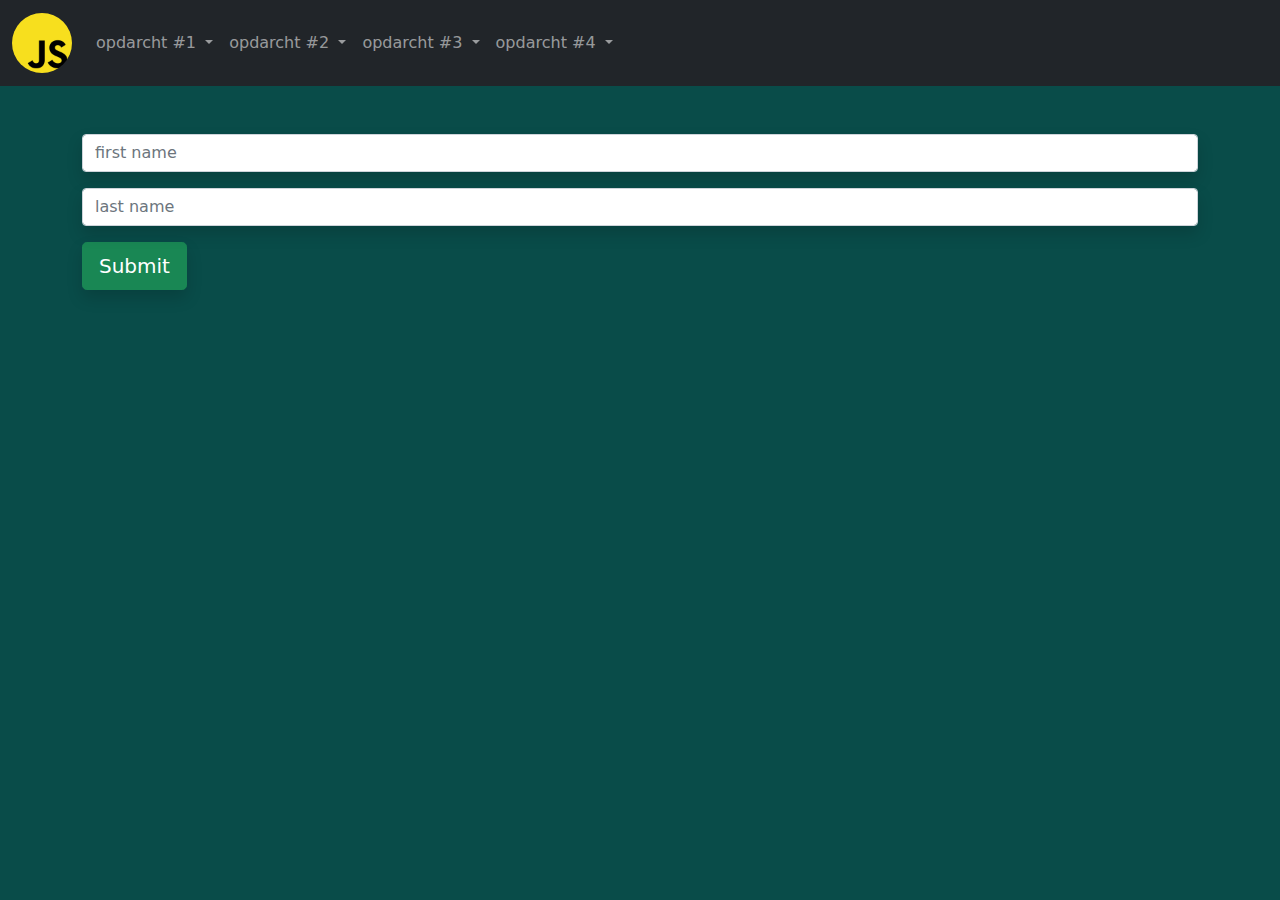
<file: webiste/opdracht1e.html>
<!DOCTYPE html>
<html lang="en">

<head>
    <meta charset="UTF-8">
    <meta http-equiv="X-UA-Compatible" content="IE=edge">
    <meta name="viewport" content="width=device-width, initial-scale=1.0">
    <link rel="stylesheet" href="https://cdn.jsdelivr.net/npm/bootstrap-icons@1.8.1/font/bootstrap-icons.css">
    <link rel="stylesheet" href="css/style.css">
    <link rel="stylesheet" href="css/bs.css">
    <link rel="shortcut icon" href="./images/javascript-736400_960_720.ico" type="image/x-icon">
    <title>JS</title>
</head>

<body>
    <nav class="navbar navbar-expand-lg navbar-dark bg-dark">
        <div class="container-fluid">
            <a class="navbar-brand" href="index.html"><img src="./images/js.png"
                    style="border-radius: 50%; width: 3em; text-align: center;"></a>
            <button class="navbar-toggler" type="button" data-bs-toggle="collapse"
                data-bs-target="#navbarSupportedContent" aria-controls="navbarSupportedContent" aria-expanded="false"
                aria-label="Toggle navigation">
                <span class="navbar-toggler-icon"></span>
            </button>
            <div class="collapse navbar-collapse" id="navbarSupportedContent">
                <ul class="navbar-nav me-auto mb-2 mb-lg-0">
                    <li class="nav-item dropdown">
                        <a class="nav-link dropdown-toggle" href="#" id="navbarDropdown" role="button"
                            data-bs-toggle="dropdown" aria-expanded="false">
                            opdarcht #1
                        </a>
                        <ul class="dropdown-menu bg-black" aria-labelledby="navbarDropdown">
                            <li class="dropdown-item text-info">Niveaus</li>
                            <hr class="dropdown-divider text-white">
                            <li><a class="dropdown-item text-success" href="opdracht1b.html">Basic</a></li>
                            <li><a class="dropdown-item text-warning" href="opdracht1a.html">Advanced</a></li>
                            <li><a class="dropdown-item text-danger" href="opdracht1e.html">Expert</a></li>
                        </ul>
                    </li>
                    <li class="nav-item dropdown">
                        <a class="nav-link dropdown-toggle" href="#" id="navbarDropdown" role="button"
                            data-bs-toggle="dropdown" aria-expanded="false">
                            opdarcht #2
                        </a>
                        <ul class="dropdown-menu bg-black" aria-labelledby="navbarDropdown">
                            <li class="dropdown-item text-info">Niveaus</li>
                            <hr class="dropdown-divider text-white">
                            <li><a class="dropdown-item text-success" href="opdracht2b.html">Basic</a></li>
                            <li><a class="dropdown-item text-warning" href="opdracht2a.html">Advanced</a></li>
                            <li><a class="dropdown-item text-danger" href="opdracht2e.html">Expert</a></li>
                        </ul>
                    </li>
                    <li class="nav-item dropdown">
                        <a class="nav-link dropdown-toggle" href="#" id="navbarDropdown" role="button"
                            data-bs-toggle="dropdown" aria-expanded="false">
                            opdarcht #3
                        </a>
                        <ul class="dropdown-menu bg-black" aria-labelledby="navbarDropdown">
                            <li class="dropdown-item text-info">Niveaus</li>
                            <hr class="dropdown-divider text-white">
                            <li><a class="dropdown-item text-success" href="opdracht3b.html">Basic</a></li>
                            <li><a class="dropdown-item text-warning" href="opdracht3a.html">Advanced</a></li>
                            <li><a class="dropdown-item text-danger" href="opdracht3e.html">Expert</a></li>
                        </ul>
                    </li>
                    <li class="nav-item dropdown">
                        <a class="nav-link dropdown-toggle" href="#" id="navbarDropdown" role="button"
                            data-bs-toggle="dropdown" aria-expanded="false">
                            opdarcht #4
                        </a>
                        <ul class="dropdown-menu bg-black" aria-labelledby="navbarDropdown">
                            <li class="dropdown-item text-info">Niveaus</li>
                            <hr class="dropdown-divider text-white">
                            <li><a class="dropdown-item text-success" href="opdracht4b.html">Basic</a></li>
                            <li><a class="dropdown-item text-warning" href="opdracht4a.html">Advanced</a></li>
                            <li><a class="dropdown-item text-danger" href="opdracht4e.html">Expert</a></li>
                        </ul>
                    </li>
                </ul>
            </div>
        </div>
    </nav>

    <div class="container">
        <div class="row mt-5">
            <div class="col">
                <form>
                    <div class="input-group mb-3 shadow">
                        <input type="text" class="form-control firstname" placeholder="first name"
                            aria-label="firstname" aria-describedby="basic-addon1">
                    </div>
                    <div class="input-group mb-3 shadow">
                        <input type="text" class="form-control lastname" placeholder="last name" aria-label="lastname"
                            aria-describedby="basic-addon1">
                    </div>
                    <button type="submit" class="btn btn-success btn-lg shadow">Submit</button>
                </form>
            </div>
            <h1 class="text-info text-center mt-5 text"></h1>
        </div>
    </div>


    <script src="js/main.js"></script>
    <script src="js/bs.js"></script>
    <script src="js/opdracht1e.js"></script>
</body>

</html>
</file>
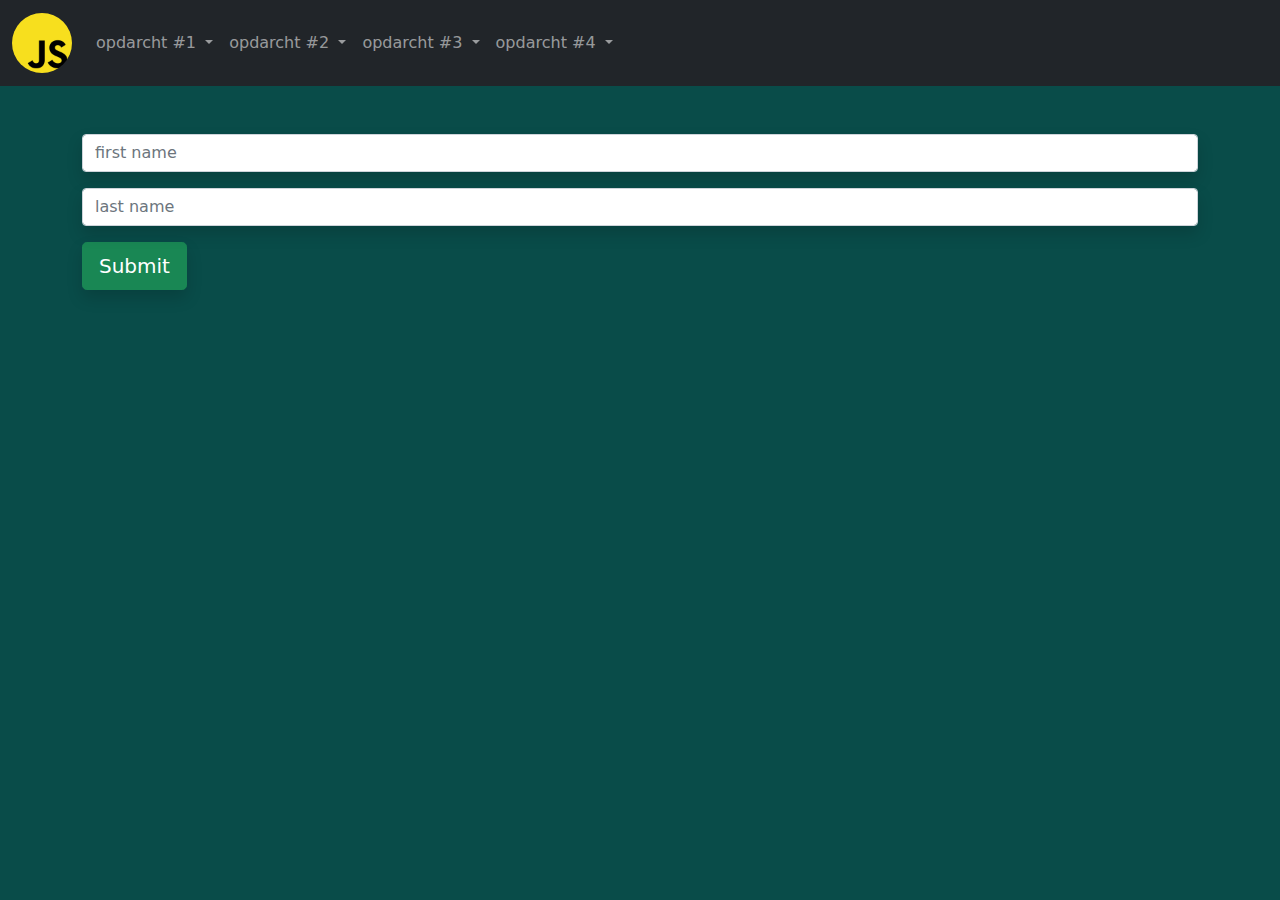
<file: webiste/opdracht2e.html>
<!DOCTYPE html>
<html lang="en">

<head>
    <meta charset="UTF-8">
    <meta http-equiv="X-UA-Compatible" content="IE=edge">
    <meta name="viewport" content="width=device-width, initial-scale=1.0">
    <link rel="stylesheet" href="https://cdn.jsdelivr.net/npm/bootstrap-icons@1.8.1/font/bootstrap-icons.css">
    <link rel="stylesheet" href="css/style.css">
    <link rel="stylesheet" href="css/bs.css">
    <link rel="shortcut icon" href="./images/javascript-736400_960_720.ico" type="image/x-icon">
    <title>JS</title>
</head>

<body>
    <nav class="navbar navbar-expand-lg navbar-dark bg-dark">
        <div class="container-fluid">
            <a class="navbar-brand" href="index.html"><img src="./images/js.png"
                    style="border-radius: 50%; width: 3em; text-align: center;"></a>
            <button class="navbar-toggler" type="button" data-bs-toggle="collapse"
                data-bs-target="#navbarSupportedContent" aria-controls="navbarSupportedContent" aria-expanded="false"
                aria-label="Toggle navigation">
                <span class="navbar-toggler-icon"></span>
            </button>
            <div class="collapse navbar-collapse" id="navbarSupportedContent">
                <ul class="navbar-nav me-auto mb-2 mb-lg-0">
                    <li class="nav-item dropdown">
                        <a class="nav-link dropdown-toggle" href="#" id="navbarDropdown" role="button"
                            data-bs-toggle="dropdown" aria-expanded="false">
                            opdarcht #1
                        </a>
                        <ul class="dropdown-menu bg-black" aria-labelledby="navbarDropdown">
                            <li class="dropdown-item text-info">Niveaus</li>
                            <hr class="dropdown-divider text-white">
                            <li><a class="dropdown-item text-success" href="opdracht1b.html">Basic</a></li>
                            <li><a class="dropdown-item text-warning" href="opdracht1a.html">Advanced</a></li>
                            <li><a class="dropdown-item text-danger" href="opdracht1e.html">Expert</a></li>
                        </ul>
                    </li>
                    <li class="nav-item dropdown">
                        <a class="nav-link dropdown-toggle" href="#" id="navbarDropdown" role="button"
                            data-bs-toggle="dropdown" aria-expanded="false">
                            opdarcht #2
                        </a>
                        <ul class="dropdown-menu bg-black" aria-labelledby="navbarDropdown">
                            <li class="dropdown-item text-info">Niveaus</li>
                            <hr class="dropdown-divider text-white">
                            <li><a class="dropdown-item text-success" href="opdracht2b.html">Basic</a></li>
                            <li><a class="dropdown-item text-warning" href="opdracht2a.html">Advanced</a></li>
                            <li><a class="dropdown-item text-danger" href="opdracht2e.html">Expert</a></li>
                        </ul>
                    </li>
                    <li class="nav-item dropdown">
                        <a class="nav-link dropdown-toggle" href="#" id="navbarDropdown" role="button"
                            data-bs-toggle="dropdown" aria-expanded="false">
                            opdarcht #3
                        </a>
                        <ul class="dropdown-menu bg-black" aria-labelledby="navbarDropdown">
                            <li class="dropdown-item text-info">Niveaus</li>
                            <hr class="dropdown-divider text-white">
                            <li><a class="dropdown-item text-success" href="opdracht3b.html">Basic</a></li>
                            <li><a class="dropdown-item text-warning" href="opdracht3a.html">Advanced</a></li>
                            <li><a class="dropdown-item text-danger" href="opdracht3e.html">Expert</a></li>
                        </ul>
                    </li>
                    <li class="nav-item dropdown">
                        <a class="nav-link dropdown-toggle" href="#" id="navbarDropdown" role="button"
                            data-bs-toggle="dropdown" aria-expanded="false">
                            opdarcht #4
                        </a>
                        <ul class="dropdown-menu bg-black" aria-labelledby="navbarDropdown">
                            <li class="dropdown-item text-info">Niveaus</li>
                            <hr class="dropdown-divider text-white">
                            <li><a class="dropdown-item text-success" href="opdracht4b.html">Basic</a></li>
                            <li><a class="dropdown-item text-warning" href="opdracht4a.html">Advanced</a></li>
                            <li><a class="dropdown-item text-danger" href="opdracht4e.html">Expert</a></li>
                        </ul>
                    </li>
                </ul>
            </div>
        </div>
    </nav>

    <div class="container">
        <div class="row mt-5">
            <div class="col">
                <form>
                    <div class="input-group mb-3 shadow">
                        <input type="text" class="form-control firstname" placeholder="first name"
                            aria-label="firstname" aria-describedby="basic-addon1">
                    </div>
                    <div class="input-group mb-3 shadow">
                        <input type="text" class="form-control lastname" placeholder="last name" aria-label="lastname"
                            aria-describedby="basic-addon1">
                    </div>
                    <button type="submit" class="btn btn-success btn-lg shadow">Submit</button>
                </form>
            </div>
            <h1 class="text-info text-center mt-5 text"></h1>
        </div>
    </div>


    <script src="js/main.js"></script>
    <script src="js/bs.js"></script>
    <script src="js/opdracht2e.js"></script>
</body>

</html>
</file>
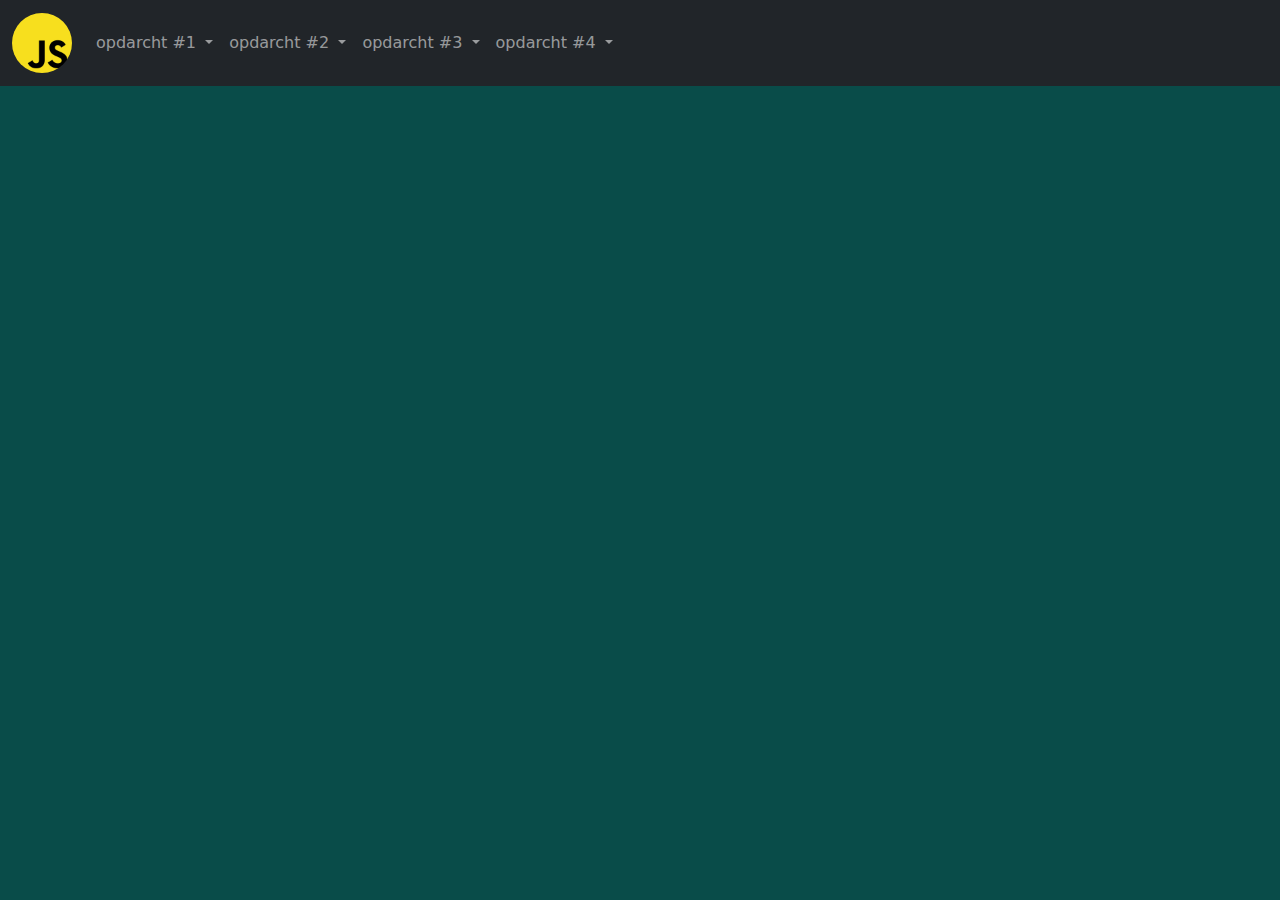
<file: webiste/opdracht3e.html>
<!DOCTYPE html>
<html lang="en">

<head>
    <meta charset="UTF-8">
    <meta http-equiv="X-UA-Compatible" content="IE=edge">
    <meta name="viewport" content="width=device-width, initial-scale=1.0">
    <link rel="stylesheet" href="https://cdn.jsdelivr.net/npm/bootstrap-icons@1.8.1/font/bootstrap-icons.css">
    <link rel="stylesheet" href="css/style.css">
    <link rel="stylesheet" href="css/bs.css">
    <link rel="shortcut icon" href="./images/javascript-736400_960_720.ico" type="image/x-icon">
    <title>JS</title>
</head>

<body>
    <nav class="navbar navbar-expand-lg navbar-dark bg-dark">
        <div class="container-fluid">
            <a class="navbar-brand" href="index.html"><img src="./images/js.png"
                    style="border-radius: 50%; width: 3em; text-align: center;"></a>
            <button class="navbar-toggler" type="button" data-bs-toggle="collapse"
                data-bs-target="#navbarSupportedContent" aria-controls="navbarSupportedContent" aria-expanded="false"
                aria-label="Toggle navigation">
                <span class="navbar-toggler-icon"></span>
            </button>
            <div class="collapse navbar-collapse" id="navbarSupportedContent">
                <ul class="navbar-nav me-auto mb-2 mb-lg-0">
                    <li class="nav-item dropdown">
                        <a class="nav-link dropdown-toggle" href="#" id="navbarDropdown" role="button"
                            data-bs-toggle="dropdown" aria-expanded="false">
                            opdarcht #1
                        </a>
                        <ul class="dropdown-menu bg-black" aria-labelledby="navbarDropdown">
                            <li class="dropdown-item text-info">Niveaus</li>
                            <hr class="dropdown-divider text-white">
                            <li><a class="dropdown-item text-success" href="opdracht1b.html">Basic</a></li>
                            <li><a class="dropdown-item text-warning" href="opdracht1a.html">Advanced</a></li>
                            <li><a class="dropdown-item text-danger" href="opdracht1e.html">Expert</a></li>
                        </ul>
                    </li>
                    <li class="nav-item dropdown">
                        <a class="nav-link dropdown-toggle" href="#" id="navbarDropdown" role="button"
                            data-bs-toggle="dropdown" aria-expanded="false">
                            opdarcht #2
                        </a>
                        <ul class="dropdown-menu bg-black" aria-labelledby="navbarDropdown">
                            <li class="dropdown-item text-info">Niveaus</li>
                            <hr class="dropdown-divider text-white">
                            <li><a class="dropdown-item text-success" href="opdracht2b.html">Basic</a></li>
                            <li><a class="dropdown-item text-warning" href="opdracht2a.html">Advanced</a></li>
                            <li><a class="dropdown-item text-danger" href="opdracht2e.html">Expert</a></li>
                        </ul>
                    </li>
                    <li class="nav-item dropdown">
                        <a class="nav-link dropdown-toggle" href="#" id="navbarDropdown" role="button"
                            data-bs-toggle="dropdown" aria-expanded="false">
                            opdarcht #3
                        </a>
                        <ul class="dropdown-menu bg-black" aria-labelledby="navbarDropdown">
                            <li class="dropdown-item text-info">Niveaus</li>
                            <hr class="dropdown-divider text-white">
                            <li><a class="dropdown-item text-success" href="opdracht3b.html">Basic</a></li>
                            <li><a class="dropdown-item text-warning" href="opdracht3a.html">Advanced</a></li>
                            <li><a class="dropdown-item text-danger" href="opdracht3e.html">Expert</a></li>
                        </ul>
                    </li>
                    <li class="nav-item dropdown">
                        <a class="nav-link dropdown-toggle" href="#" id="navbarDropdown" role="button"
                            data-bs-toggle="dropdown" aria-expanded="false">
                            opdarcht #4
                        </a>
                        <ul class="dropdown-menu bg-black" aria-labelledby="navbarDropdown">
                            <li class="dropdown-item text-info">Niveaus</li>
                            <hr class="dropdown-divider text-white">
                            <li><a class="dropdown-item text-success" href="opdracht4b.html">Basic</a></li>
                            <li><a class="dropdown-item text-warning" href="opdracht4a.html">Advanced</a></li>
                            <li><a class="dropdown-item text-danger" href="opdracht4e.html">Expert</a></li>
                        </ul>
                    </li>
                </ul>
            </div>
        </div>
    </nav>
    <div class="container text-center">
        <div class="row">
            <div class="col d-flex justify-content-center ">
                <img class="w-25 true disable" src="./images/download.png" alt="">
            </div>
        </div>
        <div class="row">
            <div class="col d-flex justify-content-center "><img class=" w-25 warning disable"
                    src="./images/istockphoto-1163581975-612x612.jpg" alt=""></div>
        </div>
        <div class="row">
            <div class="col d-flex justify-content-center "><img class="w-25 false disable"
                    src="./images/1200px-Flat_cross_icon.svg.png" alt=""></div>
        </div>
    </div>

    <script src="js/main.js"></script>
    <script src="js/bs.js"></script>
    <script src="js/opdracht3e.js"></script>
</body>

</html>
</file>
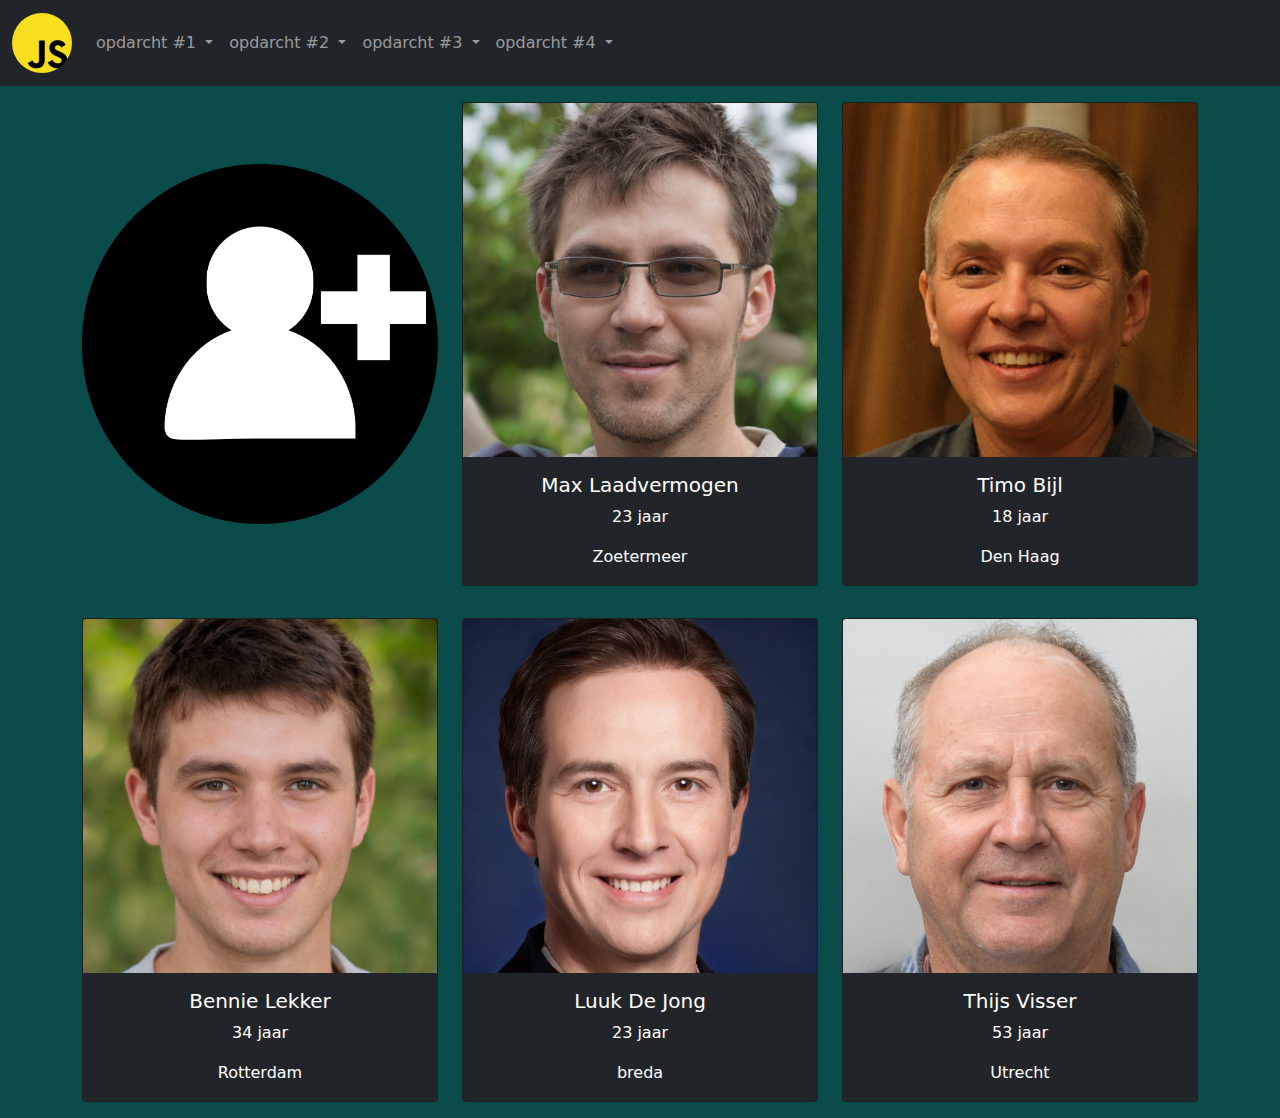
<file: webiste/opdracht4e.html>
<!DOCTYPE html>
<html lang="en">

<head>
    <meta charset="UTF-8">
    <meta http-equiv="X-UA-Compatible" content="IE=edge">
    <meta name="viewport" content="width=device-width, initial-scale=1.0">
    <link rel="stylesheet" href="https://cdn.jsdelivr.net/npm/bootstrap-icons@1.8.1/font/bootstrap-icons.css">
    <link rel="stylesheet" href="css/style.css">
    <link rel="stylesheet" href="css/bs.css">
    <link rel="shortcut icon" href="./images/javascript-736400_960_720.ico" type="image/x-icon">
    <title>JS</title>
</head>

<body>
    <nav class="navbar navbar-expand-lg navbar-dark bg-dark">
        <div class="container-fluid">
            <a class="navbar-brand" href="index.html"><img src="./images/js.png"
                    style="border-radius: 50%; width: 3em; text-align: center;"></a>
            <button class="navbar-toggler" type="button" data-bs-toggle="collapse"
                data-bs-target="#navbarSupportedContent" aria-controls="navbarSupportedContent" aria-expanded="false"
                aria-label="Toggle navigation">
                <span class="navbar-toggler-icon"></span>
            </button>
            <div class="collapse navbar-collapse" id="navbarSupportedContent">
                <ul class="navbar-nav me-auto mb-2 mb-lg-0">
                    <li class="nav-item dropdown">
                        <a class="nav-link dropdown-toggle" href="#" id="navbarDropdown" role="button"
                            data-bs-toggle="dropdown" aria-expanded="false">
                            opdarcht #1
                        </a>
                        <ul class="dropdown-menu bg-black" aria-labelledby="navbarDropdown">
                            <li class="dropdown-item text-info">Niveaus</li>
                            <hr class="dropdown-divider text-white">
                            <li><a class="dropdown-item text-success" href="opdracht1b.html">Basic</a></li>
                            <li><a class="dropdown-item text-warning" href="opdracht1a.html">Advanced</a></li>
                            <li><a class="dropdown-item text-danger" href="opdracht1e.html">Expert</a></li>
                        </ul>
                    </li>
                    <li class="nav-item dropdown">
                        <a class="nav-link dropdown-toggle" href="#" id="navbarDropdown" role="button"
                            data-bs-toggle="dropdown" aria-expanded="false">
                            opdarcht #2
                        </a>
                        <ul class="dropdown-menu bg-black" aria-labelledby="navbarDropdown">
                            <li class="dropdown-item text-info">Niveaus</li>
                            <hr class="dropdown-divider text-white">
                            <li><a class="dropdown-item text-success" href="opdracht2b.html">Basic</a></li>
                            <li><a class="dropdown-item text-warning" href="opdracht2a.html">Advanced</a></li>
                            <li><a class="dropdown-item text-danger" href="opdracht2e.html">Expert</a></li>
                        </ul>
                    </li>
                    <li class="nav-item dropdown">
                        <a class="nav-link dropdown-toggle" href="#" id="navbarDropdown" role="button"
                            data-bs-toggle="dropdown" aria-expanded="false">
                            opdarcht #3
                        </a>
                        <ul class="dropdown-menu bg-black" aria-labelledby="navbarDropdown">
                            <li class="dropdown-item text-info">Niveaus</li>
                            <hr class="dropdown-divider text-white">
                            <li><a class="dropdown-item text-success" href="opdracht3b.html">Basic</a></li>
                            <li><a class="dropdown-item text-warning" href="opdracht3a.html">Advanced</a></li>
                            <li><a class="dropdown-item text-danger" href="opdracht3e.html">Expert</a></li>
                        </ul>
                    </li>
                    <li class="nav-item dropdown">
                        <a class="nav-link dropdown-toggle" href="#" id="navbarDropdown" role="button"
                            data-bs-toggle="dropdown" aria-expanded="false">
                            opdarcht #4
                        </a>
                        <ul class="dropdown-menu bg-black" aria-labelledby="navbarDropdown">
                            <li class="dropdown-item text-info">Niveaus</li>
                            <hr class="dropdown-divider text-white">
                            <li><a class="dropdown-item text-success" href="opdracht4b.html">Basic</a></li>
                            <li><a class="dropdown-item text-warning" href="opdracht4a.html">Advanced</a></li>
                            <li><a class="dropdown-item text-danger" href="opdracht4e.html">Expert</a></li>
                        </ul>
                    </li>
                </ul>
            </div>
        </div>
    </nav>

    <div class="container">
        <div class="row">
            <div class="col-12 col-lg-4 text-info d-flex align-items-center user">
                <img src="./images/user-2493635_1280.png" class="img-fluid"></div>
        </div>
    </div>
    <div class="container-fluid bg-black">
        <div class="row d-flex justify-content-center">
            <div class="col-10  bg-success position-absolute top-35 mt-5 p-5 rounded disable div">

                <form class="row g-3">
                    <div class="col-md-6">
                        <label for="inputEmail4" class="form-label">first name</label>
                        <input type="text" class="form-control firstname" id="inputEmail4">
                    </div>
                    <div class="col-md-6">
                        <label for="inputPassword4" class="form-label">last name</label>
                        <input type="text" class="form-control lastname" id="inputPassword4">
                    </div>
                    <div class="col-md-6">
                        <label for="inputCity" class="form-label">Age</label>
                        <input type="text" class="form-control age" id="inputAge">
                    </div>
                    <div class="col-md-6">
                        <label for="inputCity" class="form-label">City</label>
                        <input type="text" class="form-control city" id="inputCity">
                    </div>

                    <div class="col-12">voeg een foto toe
                        <input type="file" id="img" name="img" accept="image/*" class="img">
                    </div>
                    <div class="col-12">
                        <button type="submit" class="btn btn-primary submit">submit</button>
                        <button type="submit" class="btn btn-primary closebtn">close</button>
                    </div>
                </form>

            </div>
        </div>
    </div>

    <script src="js/main.js"></script>
    <script src="js/bs.js"></script>
    <script src="js/opdracht4e.js"></script>
</body>

</html>
</file>
<file: webiste/css/style.css>
@import url('https://fonts.googleapis.com/css2?family=Open+Sans:wght@300&display=swap');

* {
    padding: 0;
    margin: 0;
    box-sizing: border-box;
}

body {
    background-color: rgb(9, 76, 73) !important;
    font-family: 'Open Sans';
}

.disable {
    display: none !important;
}

.user:hover {
    cursor: pointer;
}

.top-35 {
    top: 35% !important
}
</file>
